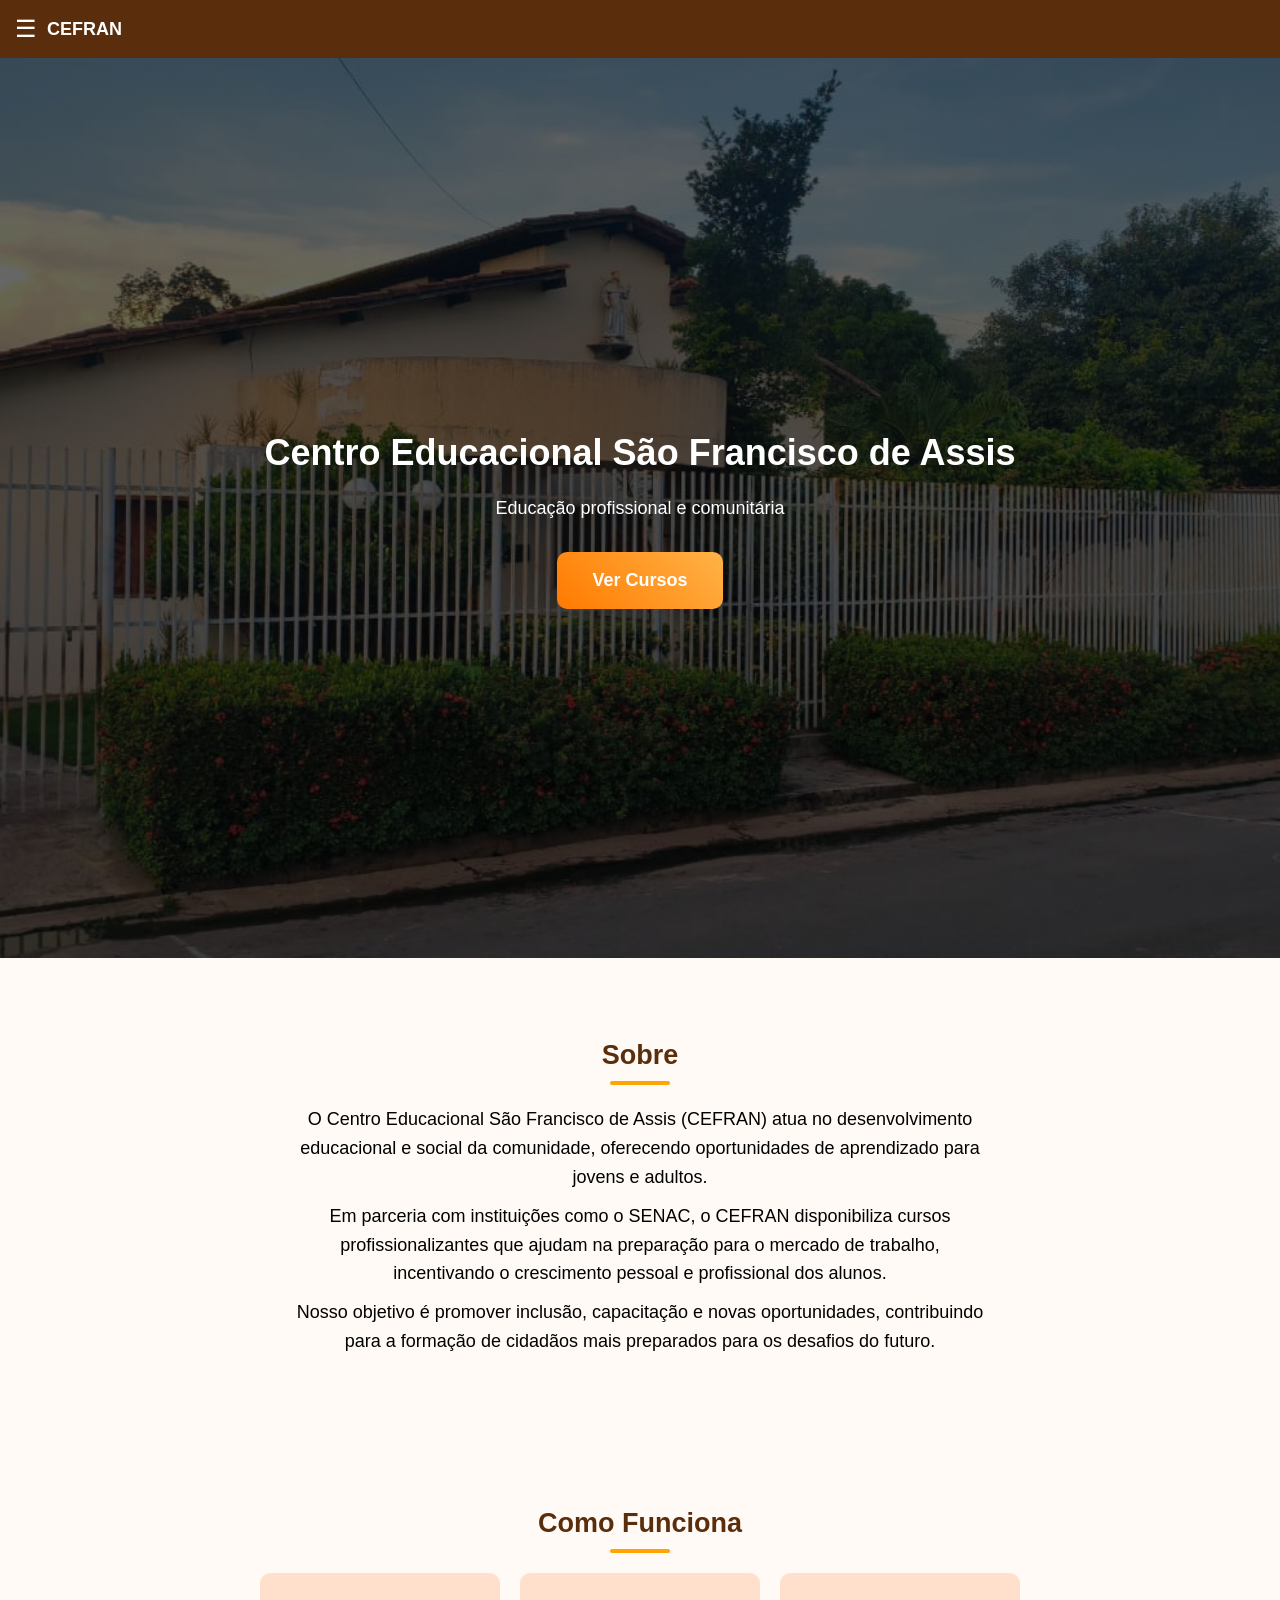
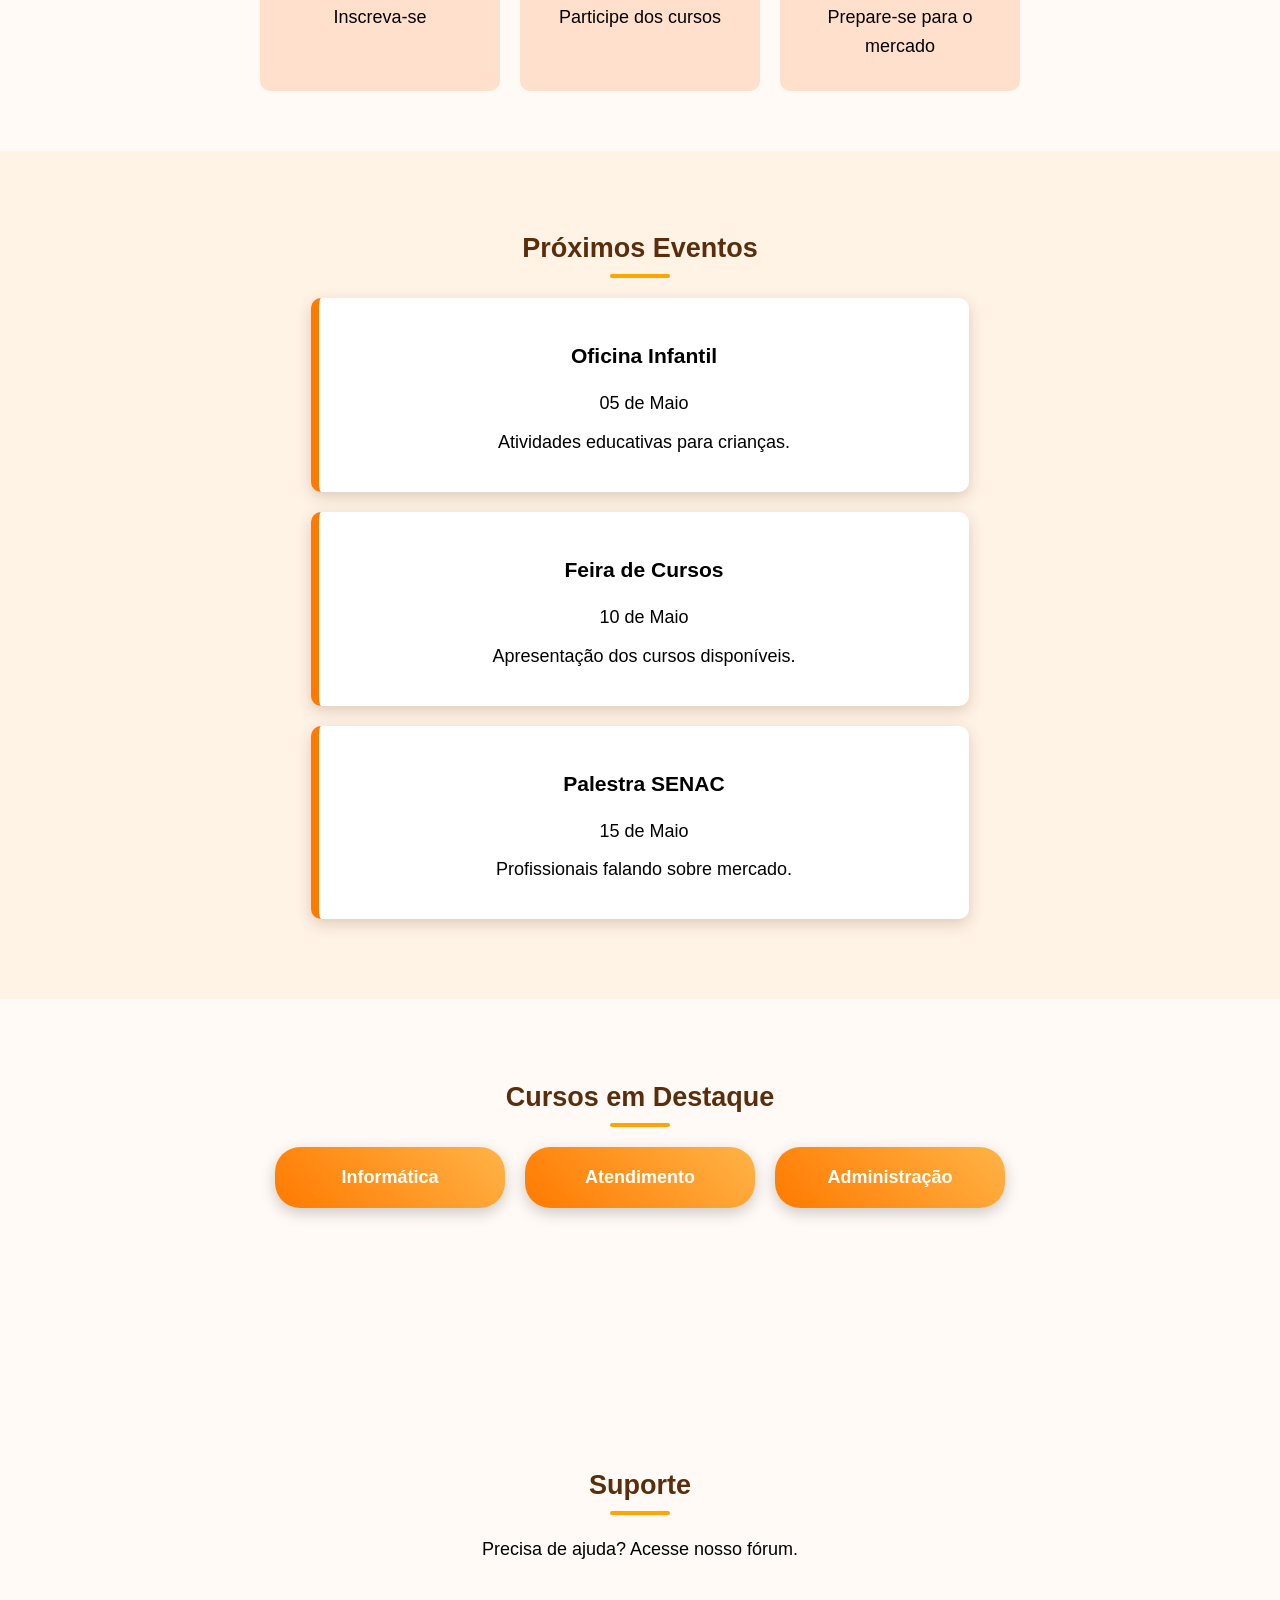
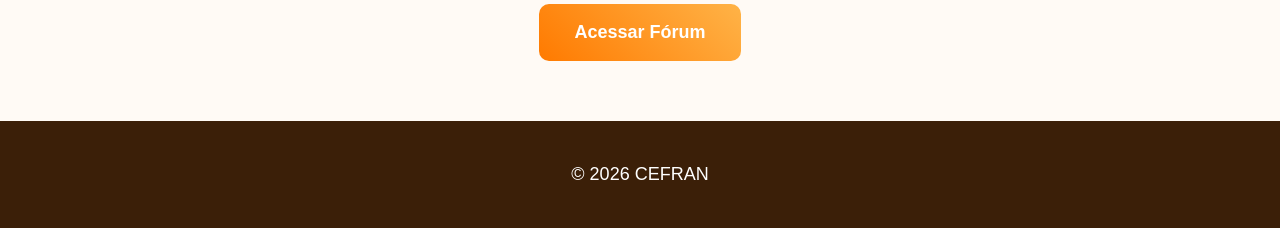
<file: index.html>
<!DOCTYPE html>
<html lang="pt-br">
<head>
<meta charset="UTF-8">
<meta name="viewport" content="width=device-width, initial-scale=1.0">
<title>CEFRAN</title>

<link rel="stylesheet" href="./style.css">
</head>

<body>

<!-- MENU -->
<nav class="navbar">
  <span class="menu-btn" onclick="abrirMenu()">☰</span>
  <span class="logo">CEFRAN</span>
</nav>

<!-- MENU LATERAL -->
<div id="menuLateral" class="menu-lateral">
  <a href="aluno-login.html">Portal do Aluno</a>
<a href="professor-login.html">Área do Professor</a>
  <a href="forum.html">Fórum</a>
</div>

<!-- HERO -->
<header class="hero">
  <div class="overlay">
    <h1>Centro Educacional São Francisco de Assis</h1>
    <p>Educação profissional e comunitária</p>
    <a href="cursos.html" class="btn-curso">Ver Cursos</a>
  </div>
</header>

<!-- SOBRE -->
<section class="section">
  <h2>Sobre</h2>
  <p>
O Centro Educacional São Francisco de Assis (CEFRAN) atua no desenvolvimento
educacional e social da comunidade, oferecendo oportunidades de aprendizado
para jovens e adultos.
</p>

<p>
Em parceria com instituições como o SENAC, o CEFRAN disponibiliza cursos
profissionalizantes que ajudam na preparação para o mercado de trabalho,
incentivando o crescimento pessoal e profissional dos alunos.
</p>

<p>
Nosso objetivo é promover inclusão, capacitação e novas oportunidades,
contribuindo para a formação de cidadãos mais preparados para os desafios do futuro.
</p>
</section>

<!-- EVENTOS -->

<section class="section reveal funcionamento">
  <h2> Como Funciona</h2>

  <div class="func-box">
    <div><p>Inscreva-se</p></div>
    <div><p>Participe dos cursos</p></div>
    <div><p>Prepare-se para o mercado</p></div>
  </div>
</section>

<section class="section eventos reveal">
  <h2>Próximos Eventos</h2>
  <div id="listaEventos"></div>
</section>

<section class="section reveal">
  <h2>Cursos em Destaque</h2>

  <div class="destaque">
    <div class="curso-mini">Informática</div>
    <div class="curso-mini">Atendimento</div>
    <div class="curso-mini">Administração</div>
  </div>
</section>

<!-- SUPORTE --><section class="section reveal"></section>
<section class="section suporte">
  <h2>Suporte</h2>
  <p>Precisa de ajuda? Acesse nosso fórum.</p>
  <a href="forum.html" class="btn-curso">Acessar Fórum</a>
</section>

<!-- FOOTER -->
<footer>
  <p>© 2026 CEFRAN</p>
</footer>

<script src="script.js"></script>
</body>
</html>
</file>
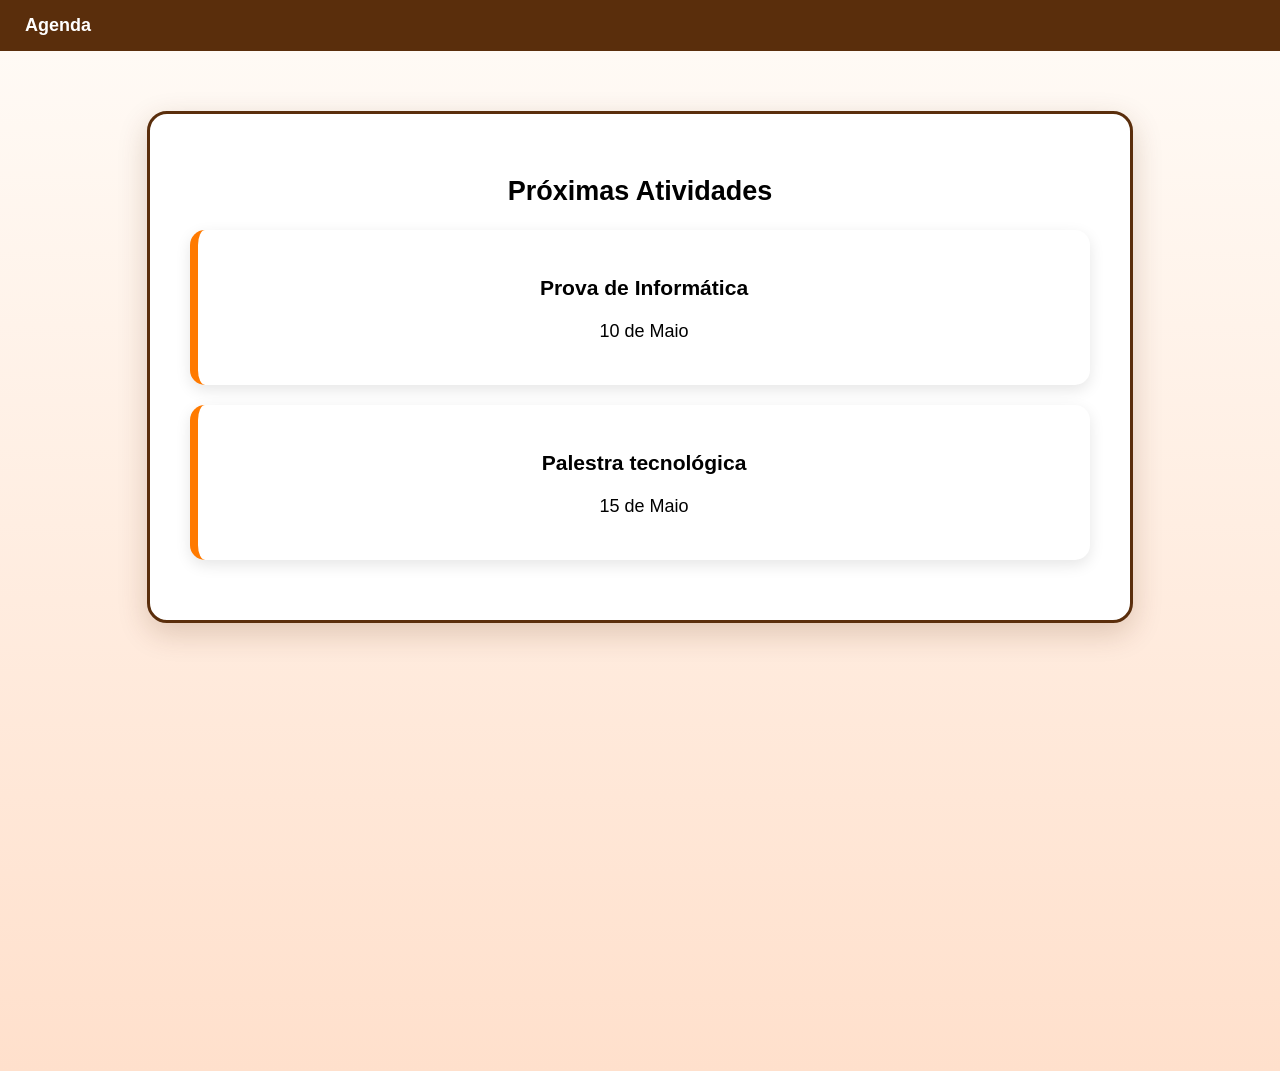
<file: agenda.html>
<!DOCTYPE html>
<html lang="pt-br">
<head>
<meta charset="UTF-8">
<title>Agenda</title>
<link rel="stylesheet" href="style.css">
</head>

<body>

<nav class="navbar">
  <span class="logo">Agenda</span>
</nav>

<section class="cursos-page">

<div class="cursos-container">

<h2>Próximas Atividades</h2>

<div class="curso-card">
  <h3>Prova de Informática</h3>
  <p>10 de Maio</p>
</div>

<div class="curso-card">
  <h3>Palestra tecnológica</h3>
  <p>15 de Maio</p>
</div>

</div>

</section>

</body>
</html>
</file>
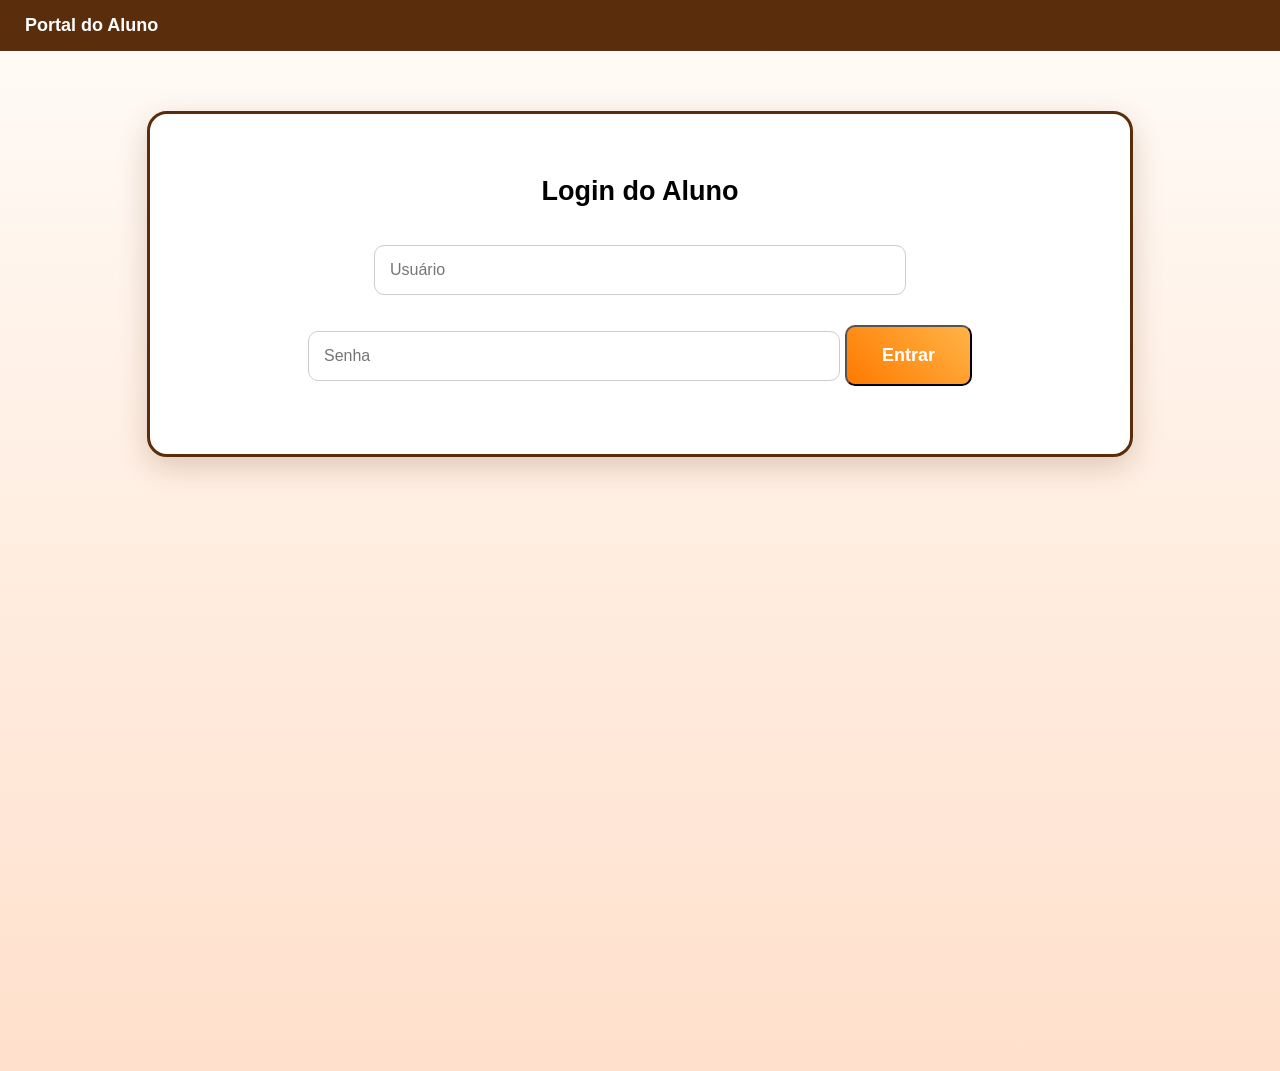
<file: aluno-login.html>
<!DOCTYPE html>
<html lang="pt-br">
<head>
<meta charset="UTF-8">
<meta name="viewport" content="width=device-width, initial-scale=1.0">
<title>Login do Aluno</title>

<link rel="stylesheet" href="style.css">
</head>

<body>

<nav class="navbar">
  <span class="logo">Portal do Aluno</span>
</nav>

<section class="cursos-page">

<div class="cursos-container">

<h2>Login do Aluno</h2>

<input type="text" id="usuarioAluno" placeholder="Usuário" class="input-login">

<input type="password" id="senhaAluno" placeholder="Senha" class="input-login">

<button class="btn-curso" onclick="loginAluno()">
Entrar
</button>

<p id="mensagemAluno"></p>

</div>

</section>

<script>
function loginAluno() {
  const usuario = document.getElementById("usuarioAluno").value;
  const senha = document.getElementById("senhaAluno").value;

  if(usuario === "aluno" && senha === "123") {
    window.location.href = "aluno.html";
  } else {
    document.getElementById("mensagemAluno").innerHTML = "Usuário ou senha inválidos";
  }
}
</script>

</body>
</html>
</file>
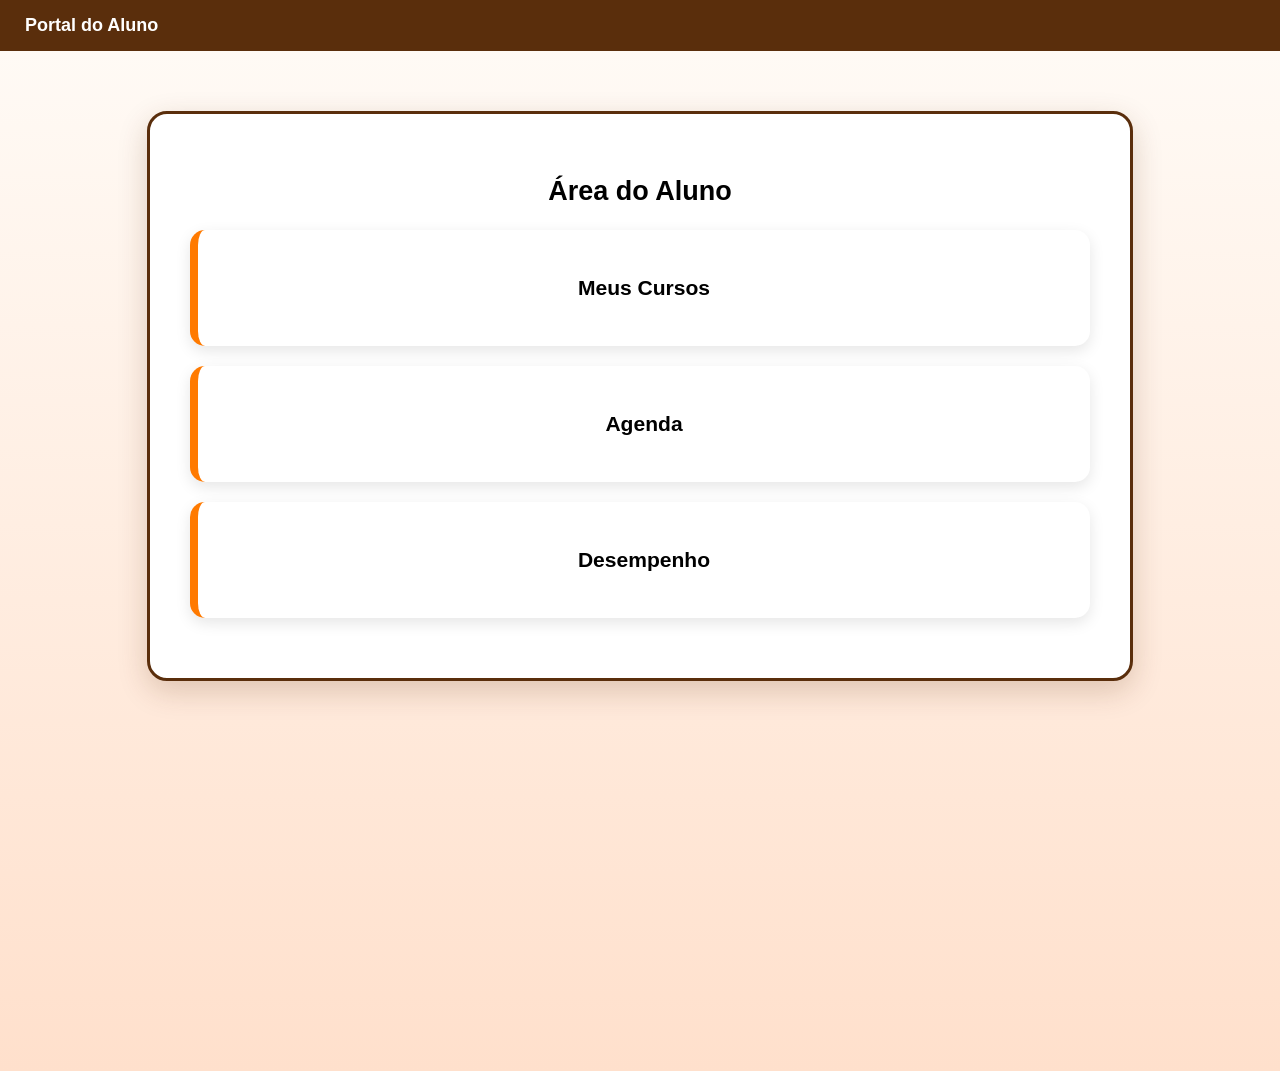
<file: aluno.html>
<!DOCTYPE html>
<html lang="pt-br">
<head>
<meta charset="UTF-8">
<meta name="viewport" content="width=device-width, initial-scale=1.0">
<title>Portal do Aluno</title>

<link rel="stylesheet" href="./style.css">
</head>

<body>

<nav class="navbar">
  <span class="logo">Portal do Aluno</span>
</nav>

<section class="cursos-page">

  <div class="cursos-container">

    <h2>Área do Aluno</h2>

    <a href="meus-cursos.html" style="text-decoration:none; color:inherit;">
<div class="curso-card">
  <h3>Meus Cursos</h3>
</div>
</a>

  <a href="agenda.html" style="text-decoration:none; color:inherit;">
<div class="curso-card">
  <h3>Agenda</h3>
</div>
</a>


 <a href="desempenho.html" style="text-decoration:none; color:inherit;">
<div class="curso-card">
  <h3>Desempenho</h3>
</div>
</a>


  </div>

</section>

</body>
</html>
</file>
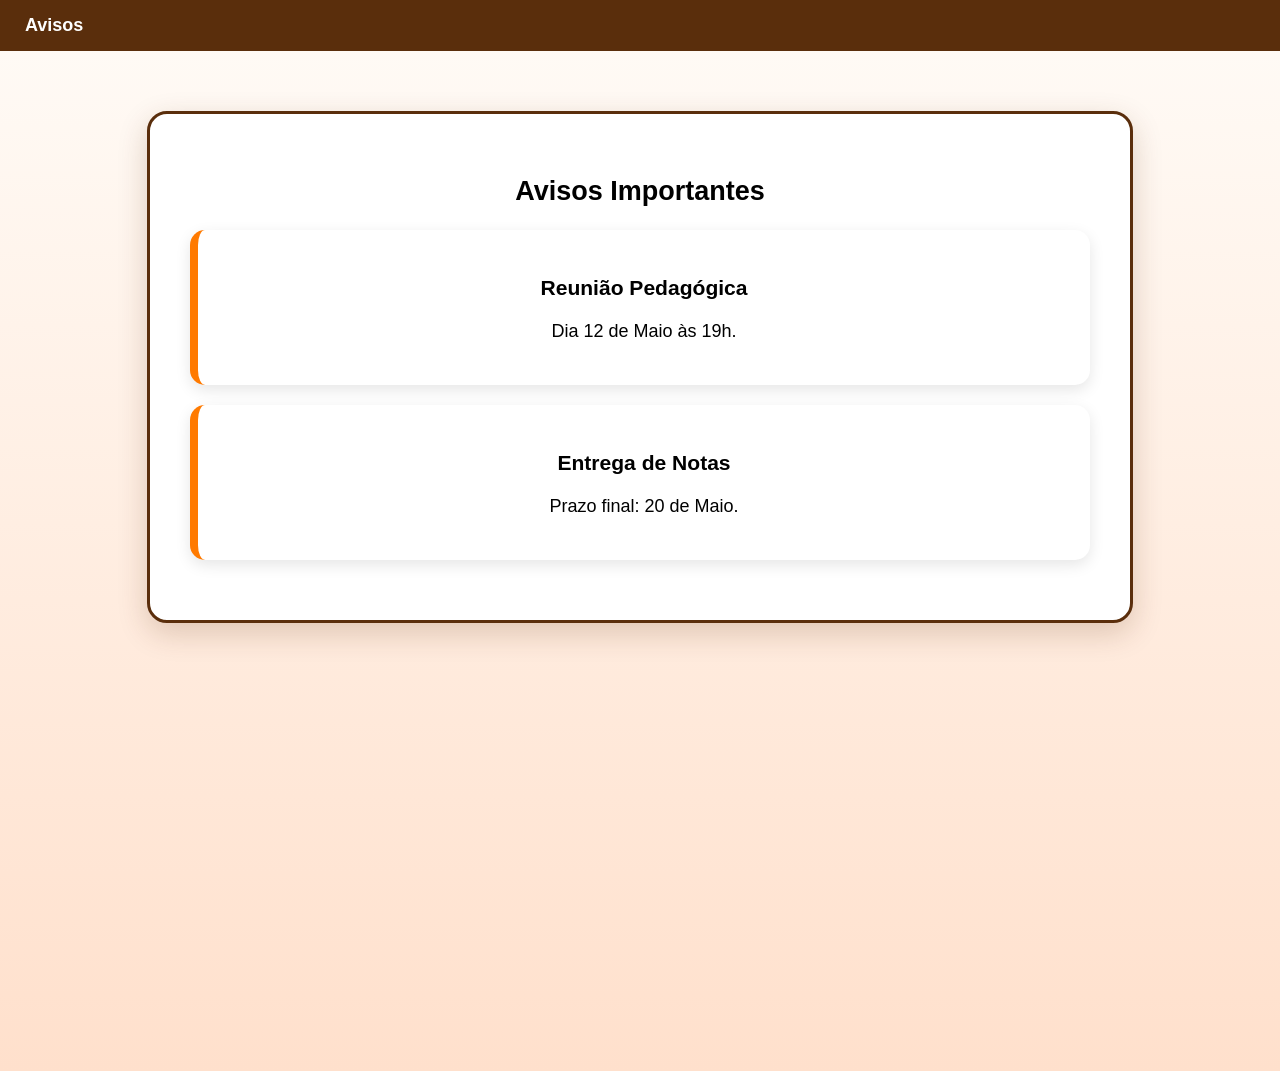
<file: avisos.html>
<!DOCTYPE html>
<html lang="pt-br">
<head>
<meta charset="UTF-8">
<title>Avisos</title>

<link rel="stylesheet" href="style.css">
</head>

<body>

<nav class="navbar">
  <span class="logo">Avisos</span>
</nav>

<section class="cursos-page">

<div class="cursos-container">

<h2>Avisos Importantes</h2>

<div class="curso-card">
  <h3>Reunião Pedagógica</h3>
  <p>Dia 12 de Maio às 19h.</p>
</div>

<div class="curso-card">
  <h3>Entrega de Notas</h3>
  <p>Prazo final: 20 de Maio.</p>
</div>

</div>

</section>

</body>
</html>
</file>
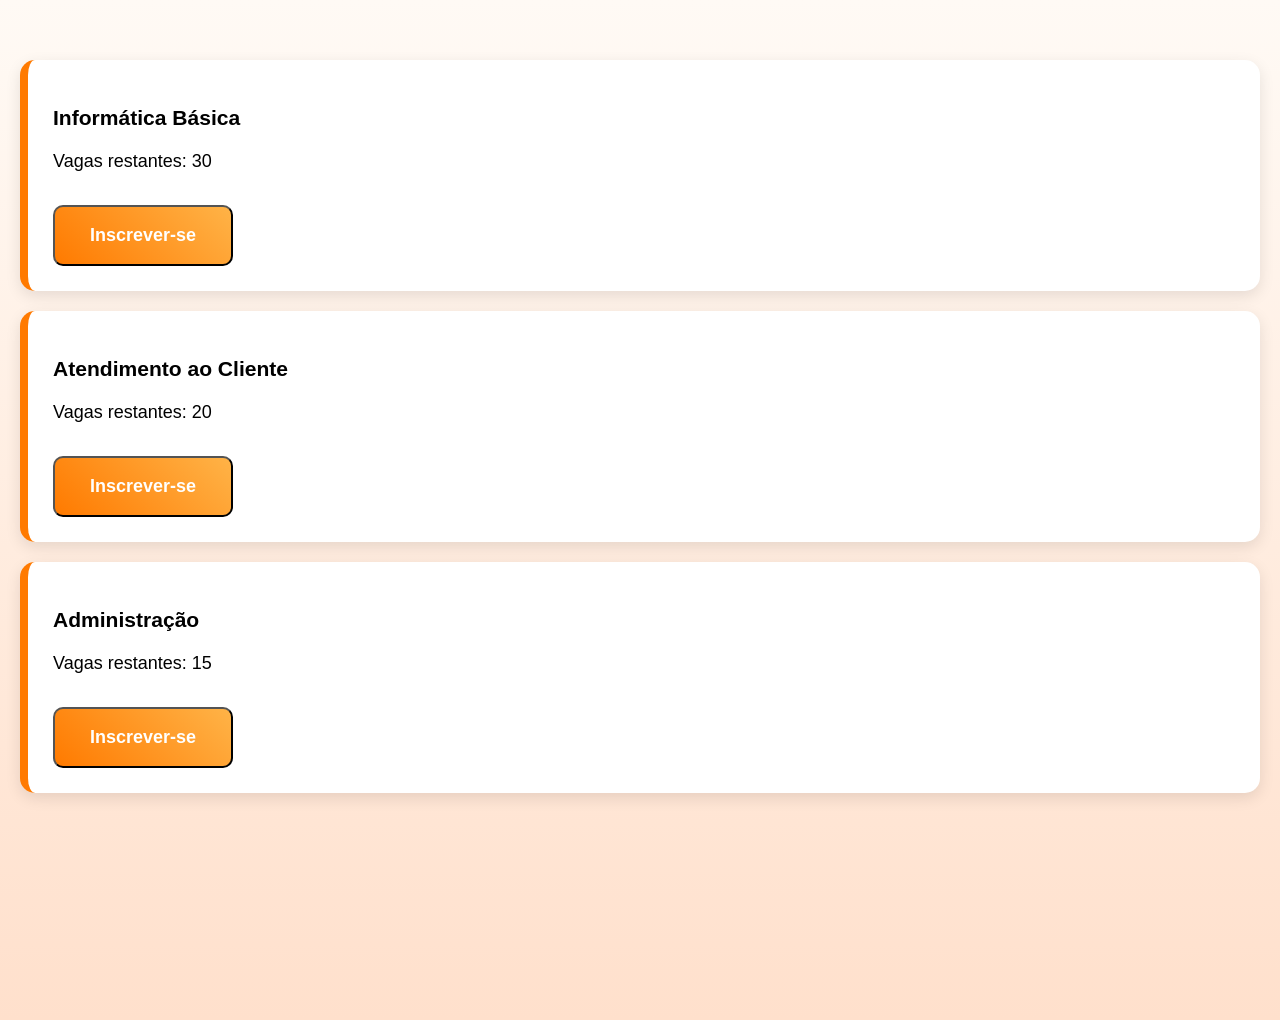
<file: cursos.html>
<!DOCTYPE html>
<html lang="pt-br">
<head>
  <meta charset="UTF-8">
  <meta name="viewport" content="width=device-width, initial-scale=1.0">
  <title>Cursos</title>

  <link rel="stylesheet" href="./style.css">
</head>

<body>

<section class="cursos-page">

 <div class="curso-card">

  <h3>Informática Básica</h3>
  <p>
    Vagas restantes:
    <span id="vaga-info">30</span>
  </p>

  <button class="btn-curso"
    onclick="inscreverCurso('Informática Básica', 'vaga-info')">

    Inscrever-se

  </button>

</div>

<div class="curso-card">

  <h3>Atendimento ao Cliente</h3>
  <p>
    Vagas restantes:
    <span id="vaga-atendimento">20</span>
  </p>

  <button class="btn-curso"
    onclick="inscreverCurso('Atendimento ao Cliente', 'vaga-atendimento')">

    Inscrever-se

  </button>

</div>

<div class="curso-card">

  <h3>Administração</h3>
  <p>
    Vagas restantes:
    <span id="vaga-admin">15</span>
  </p>

  <button class="btn-curso"
    onclick="inscreverCurso('Administração', 'vaga-admin')">

    Inscrever-se

  </button>

</div>


</section>
<div id="modalInscricao" class="modal">
  <div class="modal-content">

    <h2>Inscrição Realizada</h2>

    <p id="cursoSelecionado"></p>

    <button class="btn-curso" onclick="fecharModal()">
      Fechar
    </button>

  </div>
</div>

<script src="script.js"></script>

</body>
</html>
<script>
</file>
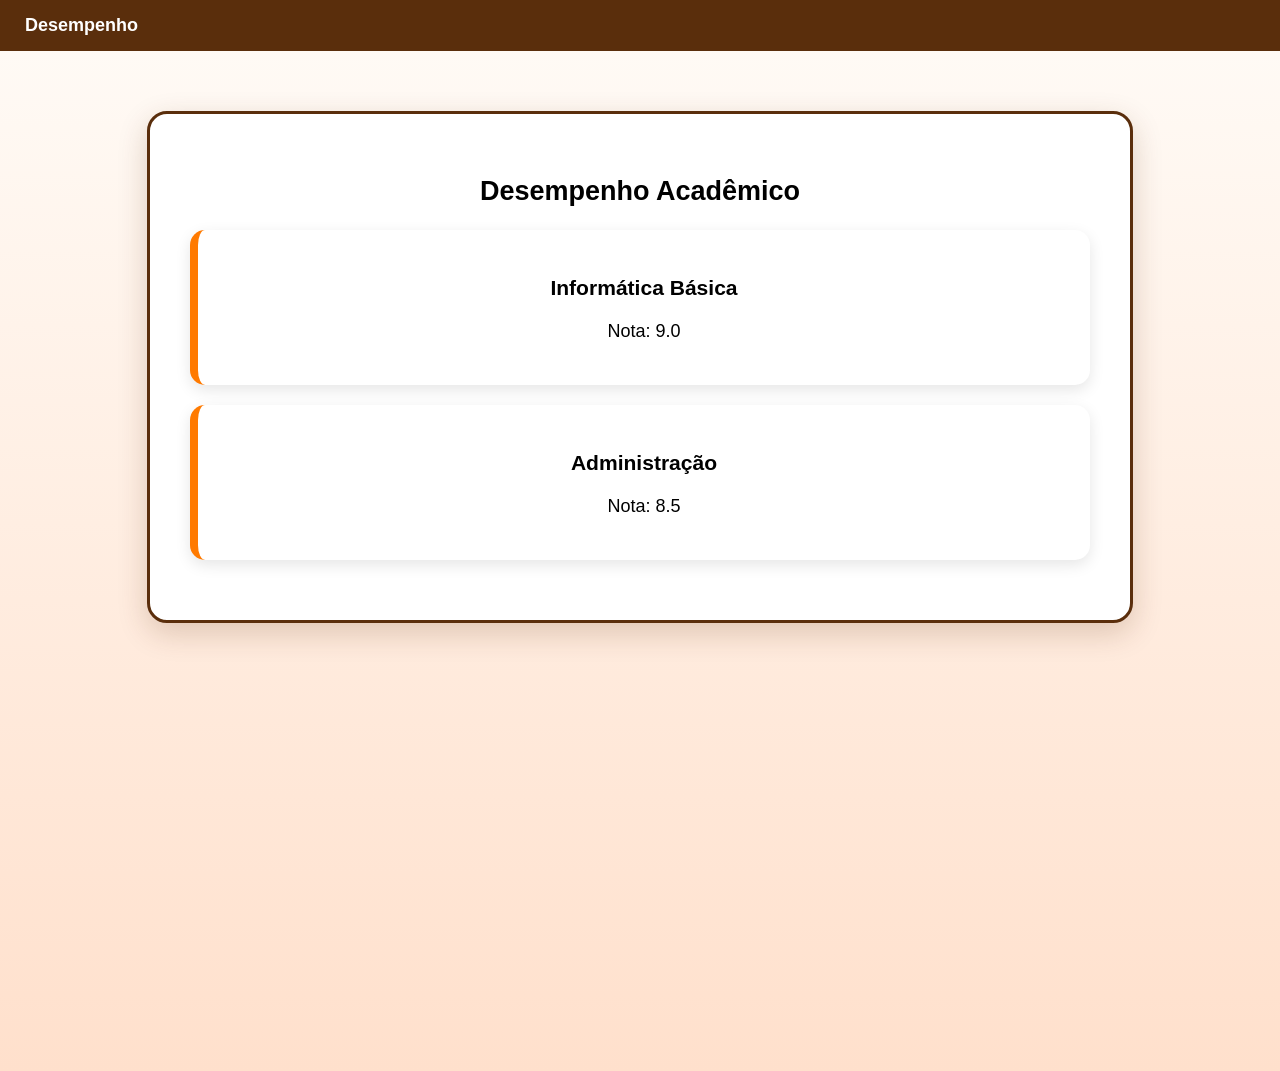
<file: desempenho.html>
<!DOCTYPE html>
<html lang="pt-br">
<head>
<meta charset="UTF-8">
<meta name="viewport" content="width=device-width, initial-scale=1.0">
<title>Desempenho</title>

<link rel="stylesheet" href="style.css">
</head>

<body>

<nav class="navbar">
  <span class="logo">Desempenho</span>
</nav>

<section class="cursos-page">

<div class="cursos-container">

<h2>Desempenho Acadêmico</h2>

<div class="curso-card">
  <h3>Informática Básica</h3>
  <p>Nota: 9.0</p>
</div>

<div class="curso-card">
  <h3>Administração</h3>
  <p>Nota: 8.5</p>
</div>

</div>

</section>

</body>
</html>
</file>
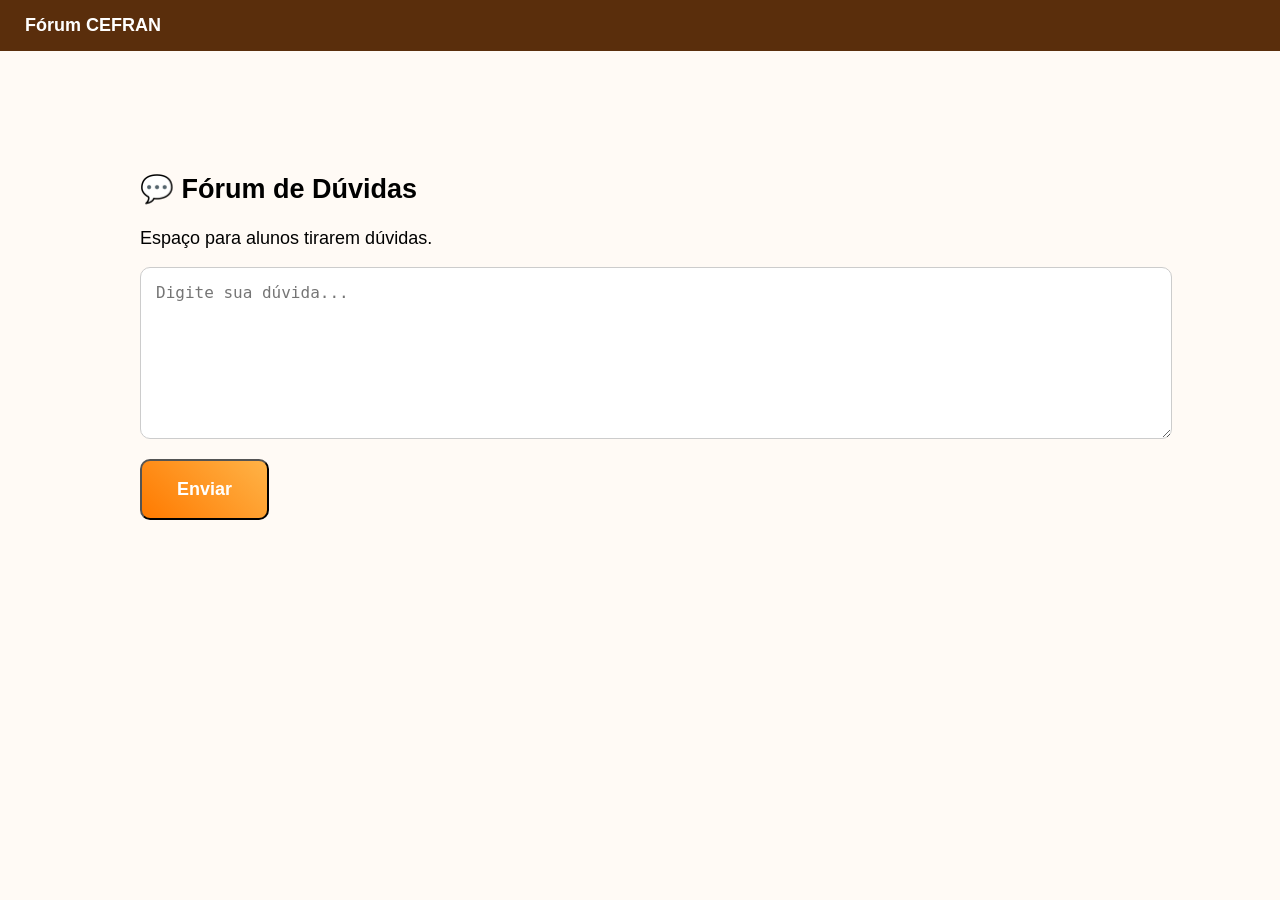
<file: forum.html>
<!DOCTYPE html>
<html lang="pt-br">
<head>
    <meta charset="UTF-8">
    <title>Fórum CEFRAN</title>
    <meta name="viewport" content="width=device-width, initial-scale=1.0">

    <link rel="stylesheet" href="./style.css">
</head>

<body>

<nav class="navbar px-3">
    <span class="logo">Fórum CEFRAN</span>
</nav>

<div class="container mt-5">

    <h2>💬 Fórum de Dúvidas</h2>
    <p>Espaço para alunos tirarem dúvidas.</p>

    <!-- INPUT -->
    <textarea id="mensagem" placeholder="Digite sua dúvida..." class="form-control"></textarea>

    <button onclick="enviarMensagem()" class="btn btn-curso mt-3">
        Enviar
    </button>

    <!-- ÁREA DE MENSAGENS -->
    <div id="chat" class="mt-4"></div>

</div>

<script src="script.js"></script>
</body>
</html>
</file>
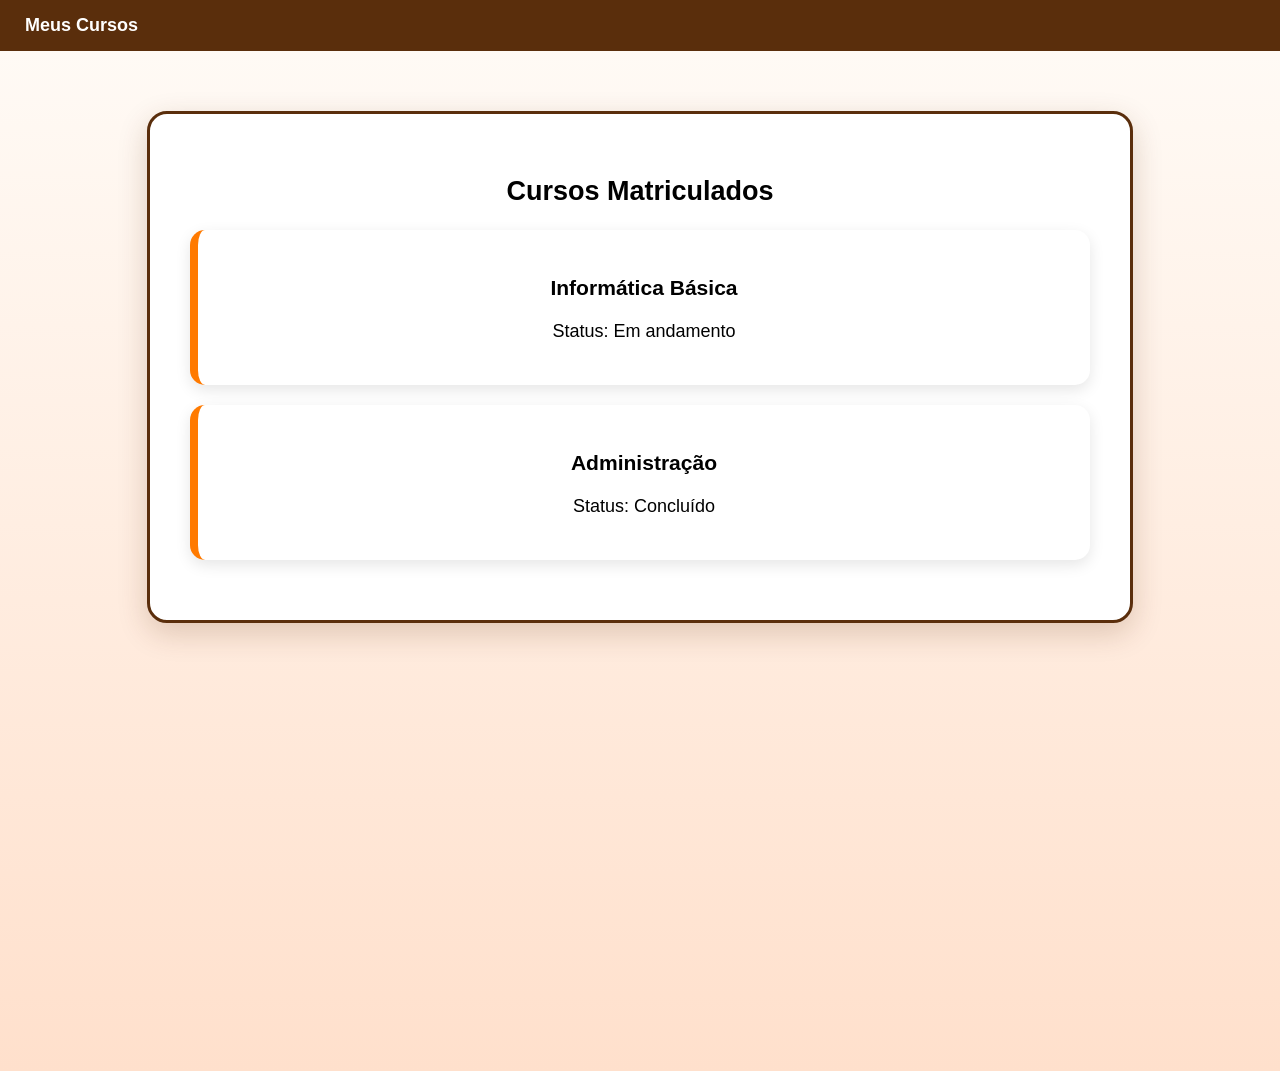
<file: meus-cursos.html>
<!DOCTYPE html>
<html lang="pt-br">
<head>
<meta charset="UTF-8">
<meta name="viewport" content="width=device-width, initial-scale=1.0">
<title>Meus Cursos</title>

<link rel="stylesheet" href="style.css">
</head>

<body>

<nav class="navbar">
  <span class="logo">Meus Cursos</span>
</nav>

<section class="cursos-page">

<div class="cursos-container">

<h2>Cursos Matriculados</h2>

<div class="curso-card">
  <h3>Informática Básica</h3>
  <p>Status: Em andamento</p>
</div>

<div class="curso-card">
  <h3>Administração</h3>
  <p>Status: Concluído</p>
</div>

</div>

</section>

</body>
</html>
</file>
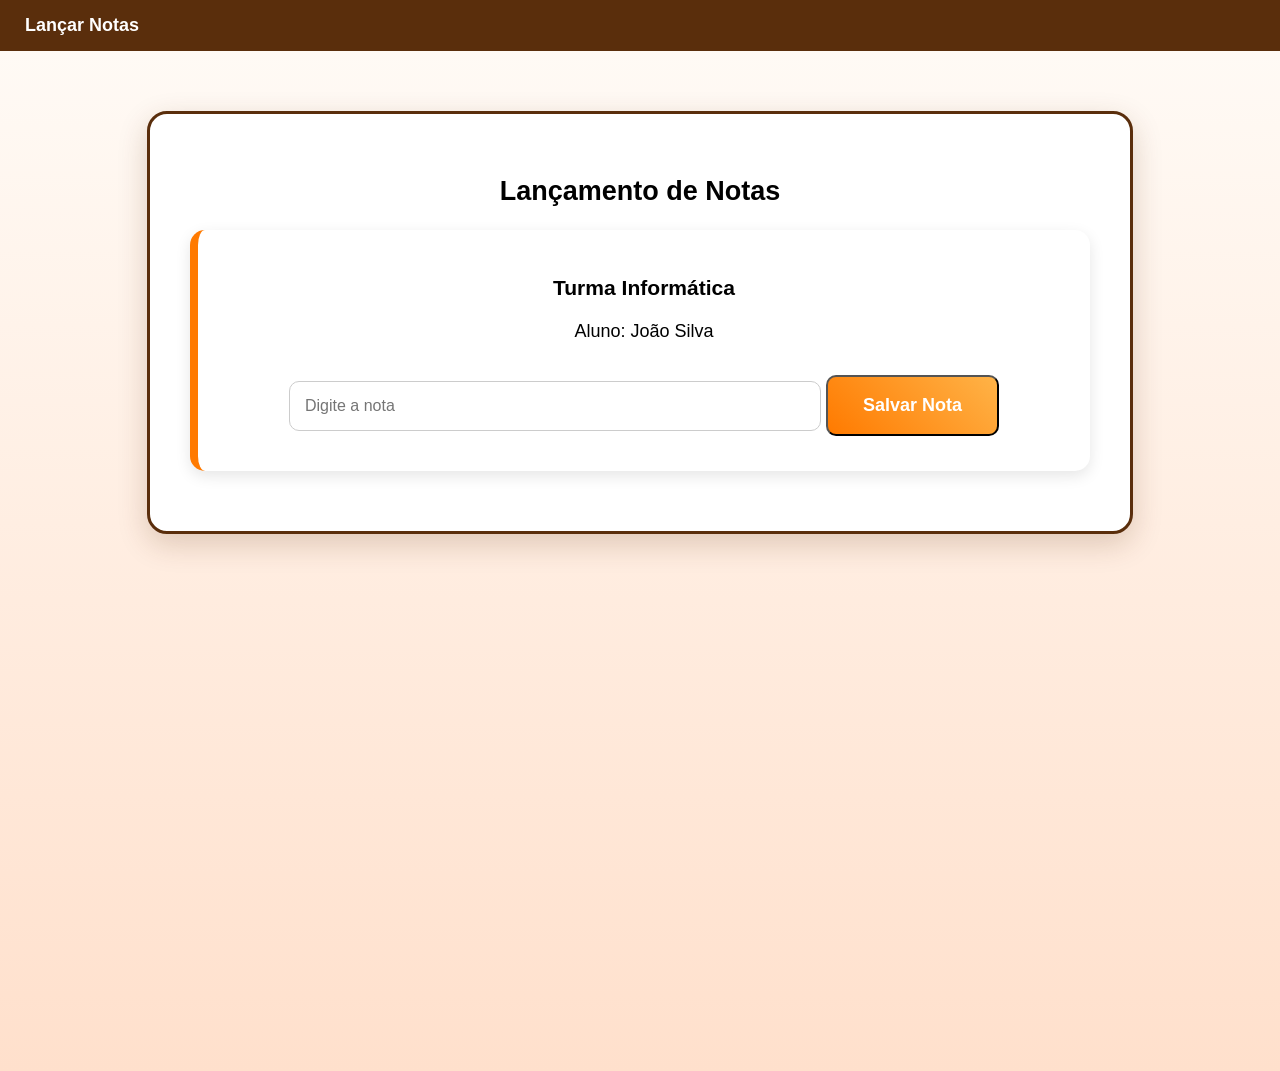
<file: notas.html>
<!DOCTYPE html>
<html lang="pt-br">
<head>
<meta charset="UTF-8">
<title>Lançar Notas</title>
<link rel="stylesheet" href="style.css">
</head>

<body>

<nav class="navbar">
  <span class="logo">Lançar Notas</span>
</nav>

<section class="cursos-page">

<div class="cursos-container">

<h2>Lançamento de Notas</h2>

<div class="curso-card">
  <h3>Turma Informática</h3>
  <p>Aluno: João Silva</p>

  <input type="number" placeholder="Digite a nota" class="input-login">

  <button class="btn-curso">
    Salvar Nota
  </button>
</div>

</div>

</section>

</body>
</html>
</file>
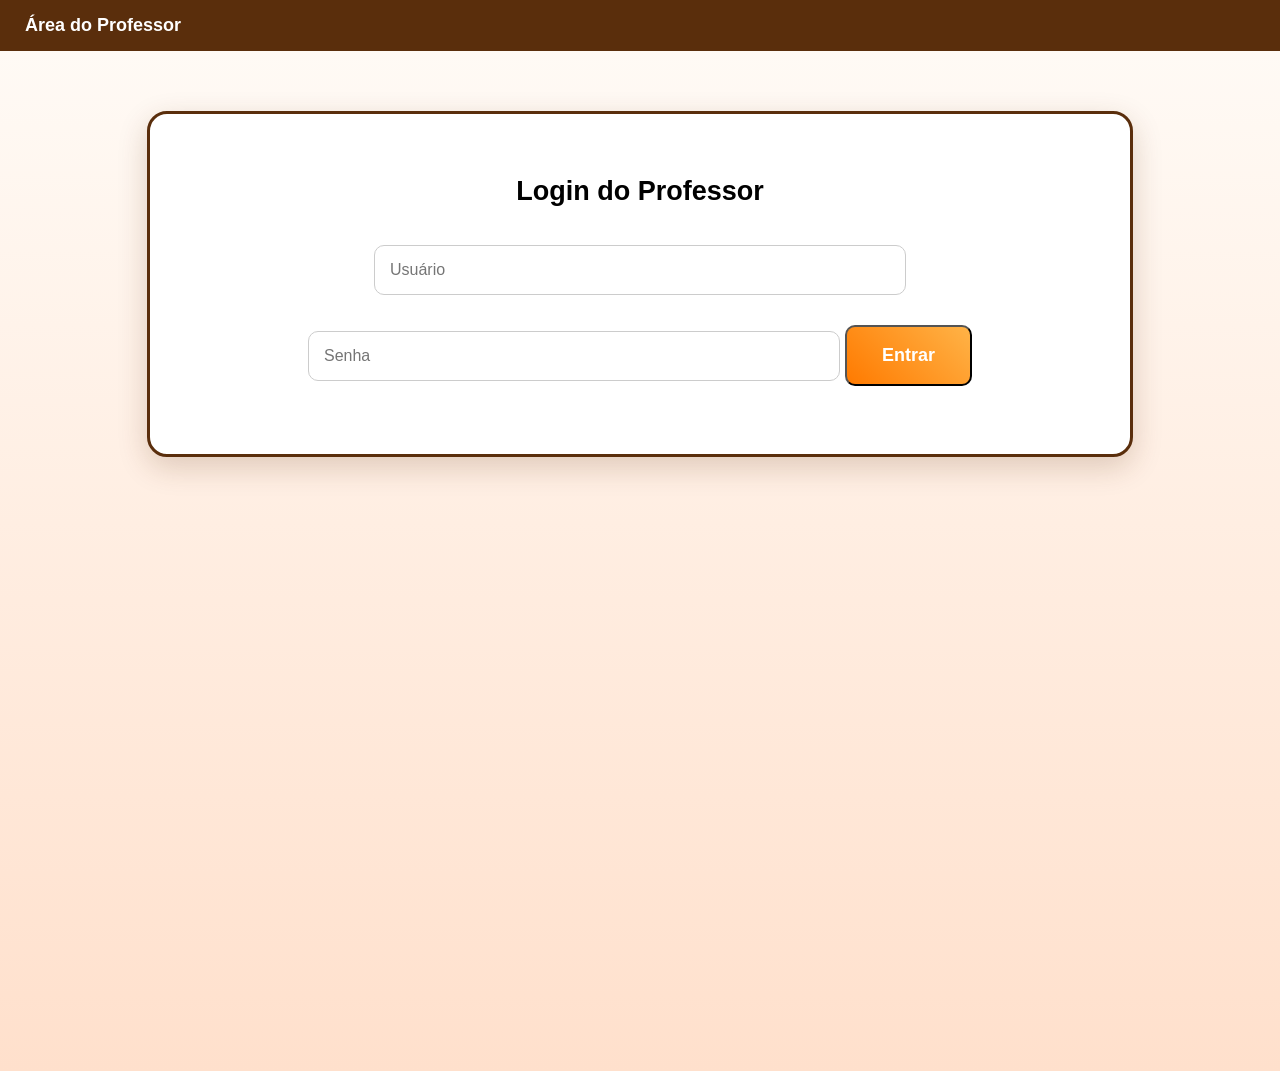
<file: professor-login.html>
<!DOCTYPE html>
<html lang="pt-br">
<head>
<meta charset="UTF-8">
<meta name="viewport" content="width=device-width, initial-scale=1.0">
<title>Login do Professor</title>

<link rel="stylesheet" href="style.css">
</head>

<body>

<nav class="navbar">
  <span class="logo">Área do Professor</span>
</nav>

<section class="cursos-page">

<div class="cursos-container">

<h2>Login do Professor</h2>

<input type="text" id="usuarioProfessor" placeholder="Usuário" class="input-login">

<input type="password" id="senhaProfessor" placeholder="Senha" class="input-login">

<button class="btn-curso" onclick="loginProfessor()">
Entrar
</button>

<p id="mensagemProfessor"></p>

</div>

</section>

<script>
function loginProfessor() {
  const usuario = document.getElementById("usuarioProfessor").value;
  const senha = document.getElementById("senhaProfessor").value;

  if(usuario === "professor" && senha === "123") {
    window.location.href = "professor.html";
  } else {
    document.getElementById("mensagemProfessor").innerHTML = "Usuário ou senha inválidos";
  }
}
</script>

</body>
</html>
</file>
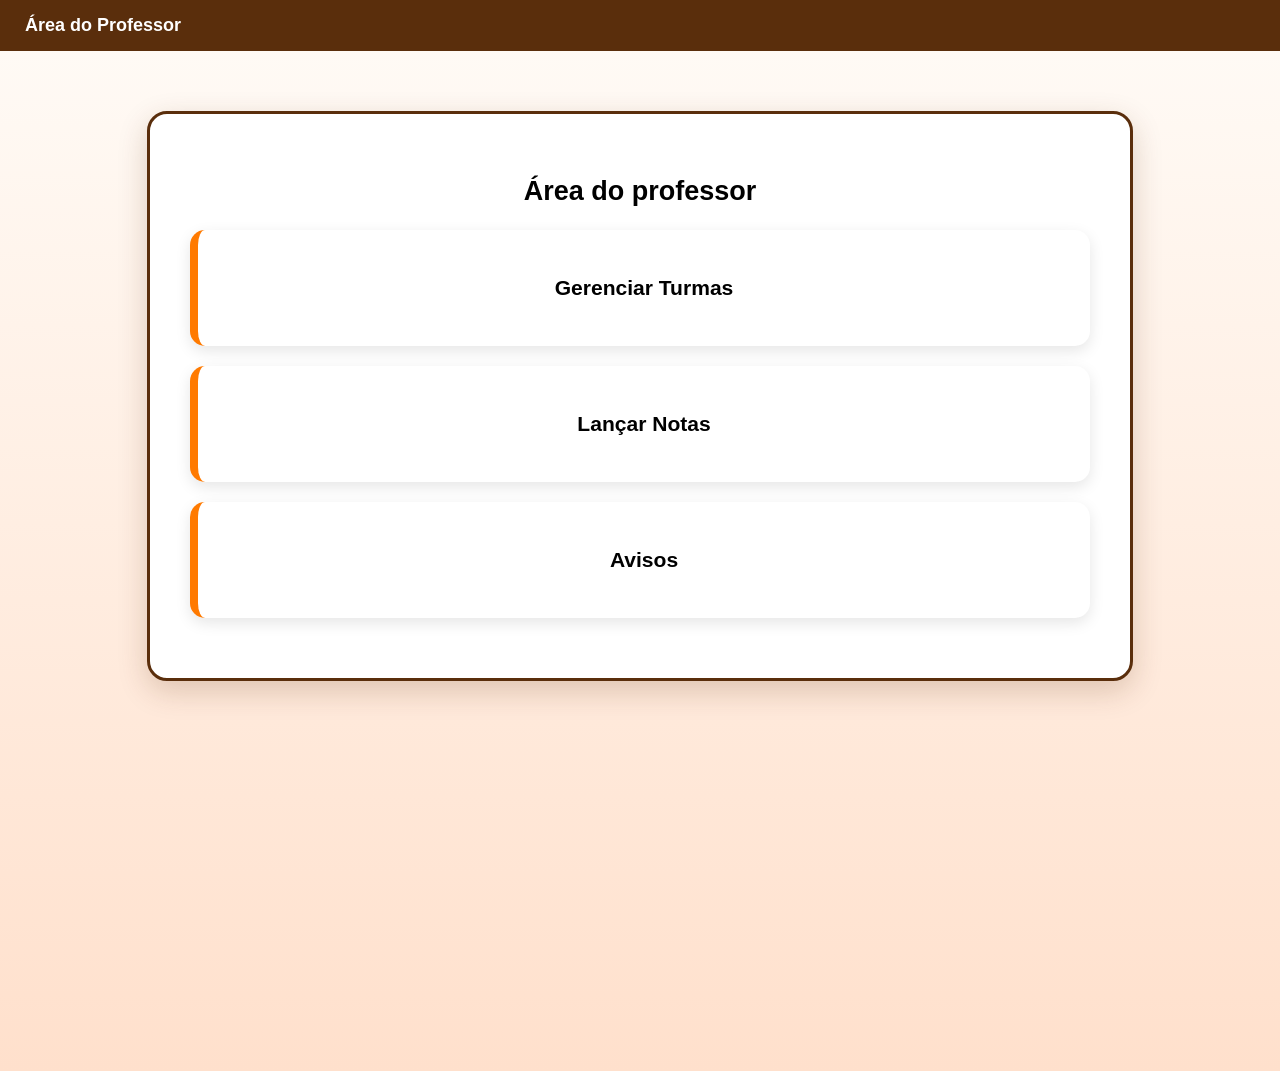
<file: professor.html>
<!DOCTYPE html>
<html lang="pt-br">
<head>
<meta charset="UTF-8">
<meta name="viewport" content="width=device-width, initial-scale=1.0">
<title>Área do Professor</title>

<link rel="stylesheet" href="./style.css">
</head>

<body>

<nav class="navbar">
  <span class="logo">Área do Professor</span>
</nav>

<section class="cursos-page">

  <div class="cursos-container">

    <h2>Área do professor</h2>

  <a href="turmas.html" class="link-card">
<div class="curso-card">
  <h3>Gerenciar Turmas</h3>
</div>
</a>

<a href="notas.html" class="link-card">
<div class="curso-card">
  <h3>Lançar Notas</h3>
</div>
</a>

<a href="avisos.html" class="link-card">
<div class="curso-card">
  <h3>Avisos</h3>
</div>
</a>
  </div>
  </div>

</section>

</body>
</html>
</file>
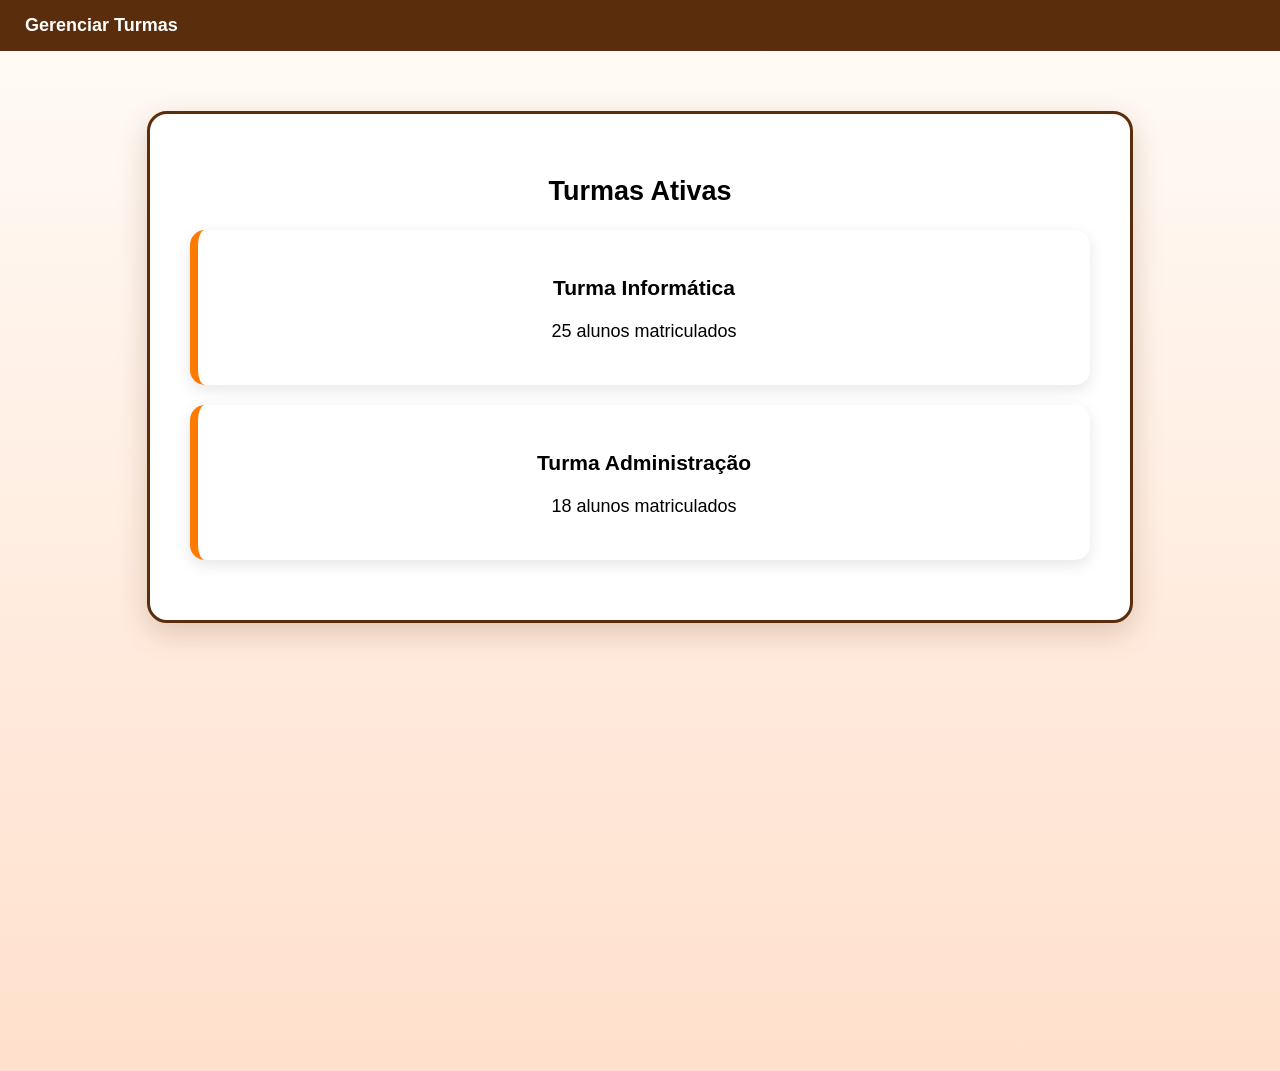
<file: turmas.html>
<!DOCTYPE html>
<html lang="pt-br">
<head>
<meta charset="UTF-8">
<title>Turmas</title>

<link rel="stylesheet" href="style.css">
</head>

<body>

<nav class="navbar">
  <span class="logo">Gerenciar Turmas</span>
</nav>

<section class="cursos-page">

<div class="cursos-container">

<h2>Turmas Ativas</h2>

<div class="curso-card">
  <h3>Turma Informática</h3>
  <p>25 alunos matriculados</p>
</div>

<div class="curso-card">
  <h3>Turma Administração</h3>
  <p>18 alunos matriculados</p>
</div>

</div>

</section>

</body>
</html>
</file>
<file: style.css>
/* RESET */
body {
  margin: 0;
  font-family: Arial;
  font-size: 18px;
  background: #fffaf5;
  transition: opacity 0.4s ease;
}

/* TRANSIÇÃO */
body.fade-out {
  opacity: 0;
}

/* NAVBAR */
.navbar {
  background: #5a2e0c;
  color: white;
  padding: 15px;
  display: flex;
  align-items: center;
}

.logo {
  margin-left: 10px;
  font-weight: bold;
}

/* MENU */
.menu-btn {
  font-size: 24px;
  cursor: pointer;
}

.menu-lateral {
  position: fixed;
  top: 0;
  left: -250px;
  width: 250px;
  height: 100%;
  background: #5a2e0c;
  padding-top: 60px;
  transition: 0.3s;
}

.menu-lateral.ativo {
  left: 0;
}

.menu-lateral a {
  display: block;
  color: white;
  padding: 15px;
  text-decoration: none;
}

/* HERO */
.hero {
  height: 100vh;
  background: linear-gradient(rgba(0,0,0,0.6), rgba(0,0,0,0.6)),
              url("sua-imagem.jpg") center/cover no-repeat;
  display: flex;
  align-items: center;
  justify-content: center;
}

.overlay {
  text-align: center;
  color: white;
  width: 100%;
}

/* BOTÕES */
.btn-curso {
  display: inline-block;
  background: linear-gradient(45deg, #ff7a00, #ffb347);
  padding: 18px 35px;
  font-weight: bold;
  font-size: 18px;
  border-radius: 10px;
  color: white;
  text-decoration: none;
  transition: 0.3s;
  margin-top: 15px;
}

.btn-curso:hover {
  transform: scale(1.08);
}

/* SEÇÕES */
.section {
  padding: 60px 20px;
  text-align: center;
}

.section h2 {
  color: #5a2e0c;
  margin-bottom: 20px;
}

.section h2::after {
  content: "";
  display: block;
  width: 60px;
  height: 4px;
  background: orange;
  margin: 10px auto;
  border-radius: 5px;
}

.section p {
  max-width: 700px;
  margin: 10px auto;
  line-height: 1.6;
}

/* FUNCIONAMENTO */
.func-box {
  display: flex;
  justify-content: center;
  gap: 20px;
  flex-wrap: wrap;
}

.func-box div {
  background: #ffe0cc;
  padding: 20px;
  border-radius: 10px;
  width: 200px;
  transition: 0.3s;
}

.func-box div:hover {
  transform: scale(1.05);
}

/* EVENTOS */
.eventos {
  background: #fff3e6;
}

.evento-card {
  background: white;
  padding: 25px;
  margin: 20px auto;
  max-width: 600px;
  border-left: 8px solid #ff7a00;
  border-radius: 10px;
  box-shadow: 0 5px 15px rgba(90,46,12,0.2);
}

/* CURSOS DESTAQUE */
.destaque {
  display: flex;
  justify-content: center;
  gap: 20px;
  flex-wrap: wrap;
}

.curso-mini {
  background: linear-gradient(45deg, #ff7a00, #ffb347);
  color: white;
  padding: 20px 35px;
  border-radius: 25px;
  font-size: 18px;
  font-weight: bold;
  min-width: 160px;
  text-align: center;
  box-shadow: 0 5px 15px rgba(0,0,0,0.2);
  transition: 0.3s;
}

.curso-mini:hover {
  transform: scale(1.08);
  background: #ff7a00;
}

/* SUPORTE */
.suporte p {
  margin-bottom: 25px;
}

/* FOOTER */
footer {
  background: #3b1f08;
  color: white;
  text-align: center;
  padding: 25px;
}

/* ANIMAÇÃO */
.reveal {
  opacity: 0;
  transform: translateY(40px);
  transition: 0.6s ease;
}

.reveal.active {
  opacity: 1;
  transform: translateY(0);
}

/* ===== PÁGINA DE CURSOS ===== */
.cursos-page {
  min-height: 100vh;
  background: linear-gradient(180deg, #fffaf5, #ffe0cc);
  padding: 60px 20px;
}

.cursos-container {
  max-width: 900px;
  margin: auto;
  background: white;
  padding: 40px;
  border-radius: 20px;
  border: 3px solid #5a2e0c;
  box-shadow: 0 10px 30px rgba(90,46,12,0.2);
  text-align: center;
}

.curso-card {
  background: white;
  padding: 25px;
  margin-bottom: 20px;
  border-radius: 15px;
  border-left: 8px solid #ff7a00;
  box-shadow: 0 5px 15px rgba(0,0,0,0.1);
  transition: 0.3s;
}

.curso-card:hover {
  transform: scale(1.03);
}

/* ===== FÓRUM ===== */
.container {
  max-width: 1000px;
  margin: 60px auto;
  padding: 40px;
}

textarea {
  width: 100%;
  height: 140px;
  padding: 15px;
  font-size: 16px;
  border-radius: 10px;
  border: 1px solid #ccc;
}

.input-login {
  width: 100%;
  max-width: 500px;
  padding: 15px;
  margin: 15px 0;
  border-radius: 10px;
  border: 1px solid #ccc;
  font-size: 16px;
}
.modal {
  display: none;
  position: fixed;
  z-index: 999;

  left: 0;
  top: 0;

  width: 100%;
  height: 100%;

  background: rgba(0,0,0,0.6);
}

.modal-content {
  background: white;
  width: 90%;
  max-width: 500px;

  margin: 10% auto;

  padding: 40px;

  border-radius: 20px;

  text-align: center;

  animation: surgir 0.3s ease;
}

@keyframes surgir {
  from {
    transform: scale(0.8);
    opacity: 0;
  }

  to {
    transform: scale(1);
    opacity: 1;
  }
}
.link-card {
  text-decoration: none;
  color: inherit;
}
</file>
